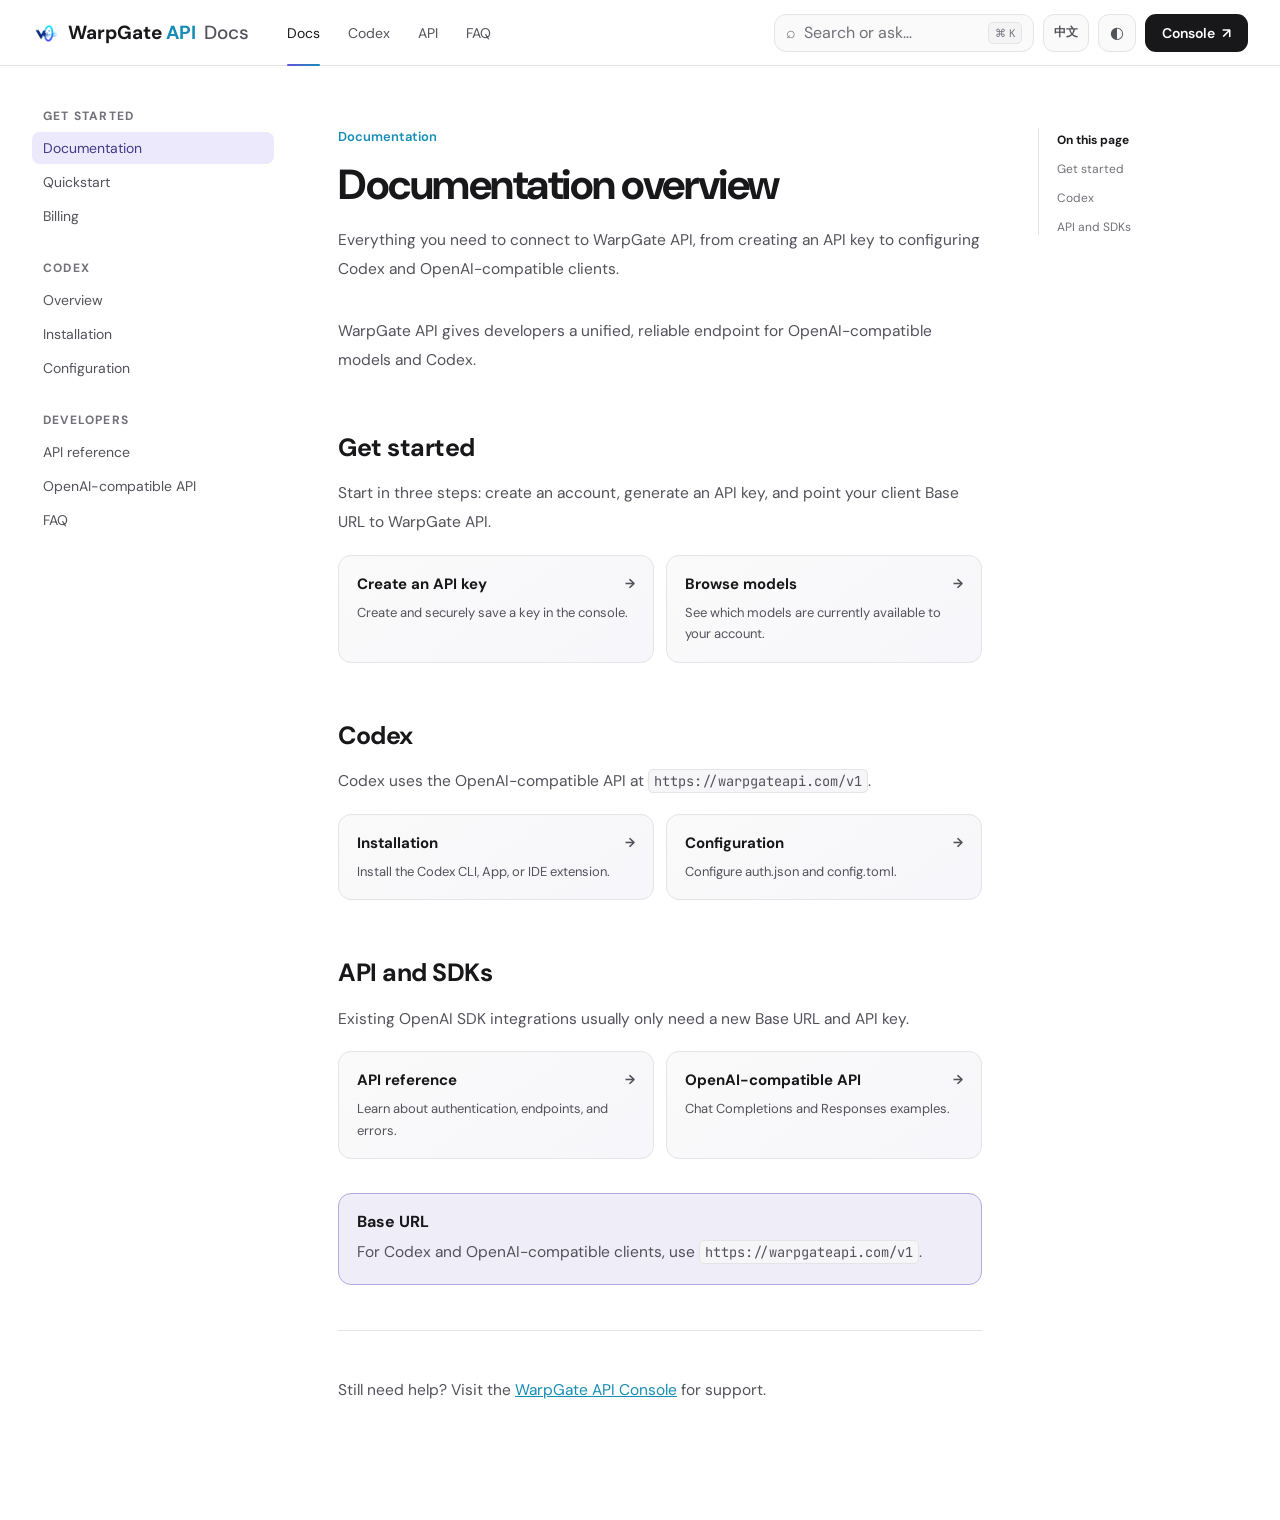
<file: docs-site/index.html>
<!doctype html>
<html lang="zh-CN">
  <head>
    <meta charset="UTF-8" />
    <meta name="viewport" content="width=device-width, initial-scale=1.0" />
    <meta name="description" content="WarpGate API 文档 — 快速接入 Codex 与 OpenAI 兼容客户端。" />
    <meta name="theme-color" content="#09090b" />
    <title>WarpGate API Docs</title>
    <link rel="preconnect" href="https://fonts.googleapis.com" />
    <link rel="preconnect" href="https://fonts.gstatic.com" crossorigin />
    <link href="https://fonts.googleapis.com/css2?family=DM+Sans:wght@400;500;600;700&family=JetBrains+Mono:wght@400;500&display=swap" rel="stylesheet" />
    <link rel="stylesheet" href="./styles.css" />
  </head>
  <body>
    <header class="topbar">
      <a class="brand" id="brand-link" href="#/docs" aria-label="WarpGate API Docs 首页">
        <img class="brand-logo" src="./logo_warpgate.png" alt="" aria-hidden="true" />
        <span>WarpGate <b>API</b></span><em>Docs</em>
      </a>
      <nav class="topnav" aria-label="主导航">
        <a href="#/docs" data-nav="docs">文档</a>
        <a href="#/docs/codex" data-nav="codex">Codex</a>
        <a href="#/docs/api" data-nav="api">API</a>
        <a href="#/docs/faq" data-nav="faq">常见问题</a>
      </nav>
      <div class="top-actions">
        <button class="search-trigger" id="search-trigger" aria-label="搜索文档"><span>⌕</span> 搜索或提问… <kbd>⌘ K</kbd></button>
        <button class="language-button" id="language-toggle" aria-label="Switch to English">EN</button>
        <button class="icon-button" id="theme-toggle" aria-label="切换主题">◐</button>
        <a class="console-button" href="https://warpgateapi.com/dashboard" target="_blank" rel="noreferrer">控制台 <span>↗</span></a>
        <button class="menu-button" id="menu-button" aria-label="打开菜单">☰</button>
      </div>
    </header>

    <div class="page-shell">
      <aside class="sidebar" id="sidebar">
        <nav id="sidebar-nav" aria-label="文档导航"></nav>
      </aside>
      <main class="content"><article id="article"></article></main>
      <aside class="toc"><div><strong id="toc-title">本页目录</strong><nav id="toc-nav"></nav></div></aside>
    </div>

    <div class="search-modal" id="search-modal" aria-hidden="true">
      <div class="search-backdrop"></div>
      <section class="search-panel" id="search-panel" role="dialog" aria-modal="true" aria-label="搜索文档">
        <div class="search-input-wrap"><span>⌕</span><input id="search-input" placeholder="搜索文档…" autocomplete="off" /><kbd>ESC</kbd></div>
        <div class="search-results" id="search-results"></div>
        <footer><span id="search-select">↑↓ 选择</span><span id="search-open">↵ 打开</span></footer>
      </section>
    </div>
    <script src="./app.js"></script>
  </body>
</html>
</file>
<file: docs-site/styles.css>
:root{--bg:#0b0b0d;--panel:#111114;--panel-2:#17171b;--text:#f4f4f5;--muted:#a1a1aa;--faint:#71717a;--line:#27272a;--brand:#7c6cff;--brand-2:#39c6f0;--code:#15151a;--shadow:0 24px 80px #0008;color-scheme:dark}
:root.light{--bg:#fff;--panel:#fafafa;--panel-2:#f4f4f5;--text:#18181b;--muted:#52525b;--faint:#71717a;--line:#e4e4e7;--brand:#6555db;--brand-2:#158db5;--code:#f6f6f8;--shadow:0 24px 80px #18181b20;color-scheme:light}
*{box-sizing:border-box}html{scroll-behavior:smooth}body{margin:0;background:var(--bg);color:var(--text);font-family:"DM Sans","PingFang SC",sans-serif;-webkit-font-smoothing:antialiased}.topbar{height:66px;position:fixed;inset:0 0 auto;z-index:40;display:flex;align-items:center;gap:38px;padding:0 32px;background:color-mix(in srgb,var(--bg) 88%,transparent);border-bottom:1px solid var(--line);backdrop-filter:blur(16px)}.brand{display:flex;align-items:center;gap:8px;color:var(--text);text-decoration:none;font-size:19px;font-weight:700;white-space:nowrap}.brand b{color:var(--brand-2)}.brand em{font-style:normal;font-weight:500;color:var(--muted)}.brand-mark{width:25px;height:25px;border-radius:8px;background:linear-gradient(135deg,var(--brand),var(--brand-2));display:grid;place-items:center;transform:rotate(-8deg);box-shadow:0 0 28px color-mix(in srgb,var(--brand) 40%,transparent)}.brand-mark span{width:8px;height:14px;border-radius:5px;background:var(--bg);transform:rotate(35deg)}.topnav{display:flex;align-items:center;gap:28px;height:100%}.topnav a{color:var(--muted);text-decoration:none;font-size:14px;height:100%;display:flex;align-items:center;position:relative}.topnav a:hover,.topnav a.active{color:var(--text)}.topnav a.active:after{content:"";position:absolute;bottom:-1px;left:0;right:0;height:2px;background:linear-gradient(90deg,var(--brand),var(--brand-2));border-radius:2px}.top-actions{margin-left:auto;display:flex;gap:9px;align-items:center}.search-trigger{width:260px;height:38px;padding:0 11px;border:1px solid var(--line);border-radius:12px;background:var(--panel);color:var(--faint);display:flex;align-items:center;gap:8px;text-align:left}.search-trigger kbd{margin-left:auto}.search-trigger:hover{border-color:var(--faint)}kbd{font:11px "DM Sans";border:1px solid var(--line);background:var(--panel-2);border-radius:5px;padding:3px 6px;color:var(--faint)}button{font:inherit;cursor:pointer}.icon-button,.menu-button{height:38px;width:38px;border:1px solid var(--line);border-radius:11px;background:var(--panel);color:var(--muted)}.console-button{height:38px;padding:0 17px;border-radius:11px;background:var(--text);color:var(--bg);display:flex;align-items:center;gap:7px;text-decoration:none;font-size:14px;font-weight:600}.menu-button{display:none}.page-shell{display:grid;grid-template-columns:250px minmax(0,760px) 210px;justify-content:center;gap:56px;padding:66px 32px 0}.sidebar{position:sticky;top:66px;height:calc(100vh - 66px);padding:42px 8px 24px 0;overflow-y:auto}.sidebar nav>div{margin-bottom:28px}.sidebar h3{font-size:12px;text-transform:uppercase;letter-spacing:.1em;color:var(--faint);margin:0 0 8px;padding:0 11px}.sidebar a{display:flex;align-items:center;gap:9px;padding:7px 11px;border-radius:8px;color:var(--muted);text-decoration:none;font-size:14px;margin:2px 0}.sidebar a:hover{background:var(--panel);color:var(--text)}.sidebar a.active{background:color-mix(in srgb,var(--brand) 13%,transparent);color:color-mix(in srgb,var(--brand) 55%,var(--text))}.sidebar-card{margin:24px 7px 0;padding:13px;border:1px solid var(--line);border-radius:12px;display:flex;align-items:center;gap:9px;color:var(--muted)}.sidebar-card div{display:flex;flex-direction:column;flex:1}.sidebar-card strong{font-size:12px;color:var(--text)}.sidebar-card small{font-size:10px;margin-top:2px}.status-dot{width:8px;height:8px;border-radius:50%;background:#22c55e;box-shadow:0 0 10px #22c55e}.content{min-height:100vh;padding:62px 0 100px}.eyebrow{color:var(--brand-2);font-size:13px;font-weight:600;margin-bottom:16px}.content h1{font-size:42px;line-height:1.12;letter-spacing:-.035em;margin:0 0 18px}.lead{font-size:19px;line-height:1.7;color:var(--muted);margin:0 0 34px}.content h2{scroll-margin-top:90px;font-size:25px;letter-spacing:-.02em;margin:52px 0 14px;padding-top:4px}.content h3{scroll-margin-top:90px;font-size:18px;margin:30px 0 10px}.content p,.content li{font-size:15.5px;line-height:1.85;color:var(--muted)}.content a{color:var(--brand-2)}.content hr{border:0;border-top:1px solid var(--line);margin:45px 0}.article-actions{display:flex;gap:0;margin:0 0 42px}.article-actions button{border:1px solid var(--line);background:var(--panel);color:var(--muted);height:36px;padding:0 13px}.article-actions button:first-child{border-radius:9px 0 0 9px}.article-actions button:last-child{border-radius:0 9px 9px 0;border-left:0}.doc-grid{display:grid;grid-template-columns:repeat(2,1fr);gap:12px;margin:18px 0 34px}.doc-card{border:1px solid var(--line);border-radius:13px;padding:18px;text-decoration:none!important;background:linear-gradient(145deg,var(--panel),color-mix(in srgb,var(--panel) 75%,var(--brand) 3%));transition:.2s}.doc-card:hover{border-color:color-mix(in srgb,var(--brand) 55%,var(--line));transform:translateY(-2px)}.doc-card strong{display:block;color:var(--text);font-size:15px;margin-bottom:7px}.doc-card span{font-size:13px;line-height:1.5;color:var(--muted)}.callout{border:1px solid color-mix(in srgb,var(--brand) 40%,var(--line));border-radius:13px;background:color-mix(in srgb,var(--brand) 8%,var(--panel));padding:17px 18px;margin:22px 0}.callout strong{color:var(--text)}.callout p{margin:6px 0 0}.code-block{position:relative;margin:18px 0 28px;border:1px solid var(--line);border-radius:13px;overflow:hidden;background:var(--code)}.code-title{padding:9px 14px;border-bottom:1px solid var(--line);font-size:12px;color:var(--faint)}pre{margin:0;padding:18px;overflow:auto;font:13px/1.7 "JetBrains Mono",monospace;color:var(--text)}code{font-family:"JetBrains Mono",monospace;font-size:.88em;background:var(--code);border:1px solid var(--line);border-radius:5px;padding:2px 5px}.copy-code{position:absolute;right:10px;top:8px;border:0;background:var(--panel-2);color:var(--muted);border-radius:6px;padding:5px 8px;font-size:11px}.steps{counter-reset:step;list-style:none;padding:0;margin:20px 0}.steps li{position:relative;padding:0 0 26px 44px}.steps li:before{counter-increment:step;content:counter(step);position:absolute;left:0;top:2px;width:25px;height:25px;display:grid;place-items:center;border:1px solid var(--line);border-radius:50%;font-size:12px;color:var(--text);background:var(--panel)}.steps li:not(:last-child):after{content:"";position:absolute;left:12px;top:30px;bottom:2px;width:1px;background:var(--line)}.steps strong{display:block;color:var(--text)}.toc{padding-top:62px}.toc>div{position:sticky;top:106px;border-left:1px solid var(--line);padding-left:18px}.toc strong{font-size:12px;color:var(--text)}.toc a{display:block;text-decoration:none;color:var(--faint);font-size:12px;line-height:1.4;margin:12px 0}.toc a:hover,.toc a.active{color:var(--brand-2)}.search-modal{display:none;position:fixed;inset:0;z-index:80}.search-modal.open{display:block}.search-backdrop{position:absolute;inset:0;background:#0009;backdrop-filter:blur(4px)}.search-panel{position:relative;width:min(620px,calc(100% - 28px));margin:12vh auto 0;background:var(--panel);border:1px solid var(--line);border-radius:16px;box-shadow:var(--shadow);overflow:hidden}.search-input-wrap{display:flex;align-items:center;gap:10px;padding:14px;border-bottom:1px solid var(--line)}.search-input-wrap input{flex:1;border:0;outline:0;background:transparent;color:var(--text);font:16px inherit}.search-results{max-height:380px;overflow:auto;padding:8px}.search-result{display:block;padding:12px;border-radius:9px;text-decoration:none}.search-result:hover,.search-result.selected{background:var(--panel-2)}.search-result strong{display:block;color:var(--text);font-size:14px}.search-result span{display:block;color:var(--faint);font-size:12px;margin-top:3px}.empty{padding:50px;text-align:center;color:var(--faint)}.search-panel footer{display:flex;gap:16px;padding:10px 14px;border-top:1px solid var(--line);font-size:11px;color:var(--faint)}
@media(max-width:1100px){.page-shell{grid-template-columns:220px minmax(0,720px);gap:38px}.toc{display:none}.topnav{display:none}}
@media(max-width:760px){.topbar{height:60px;padding:0 16px}.brand{font-size:17px}.search-trigger,.console-button,.icon-button{display:none}.menu-button{display:block}.page-shell{display:block;padding:60px 20px 0}.sidebar{position:fixed;z-index:35;top:60px;left:0;bottom:0;width:280px;height:auto;padding:24px 18px;background:var(--bg);border-right:1px solid var(--line);transform:translateX(-101%);transition:.25s}.sidebar.open{transform:translateX(0)}.content{padding:42px 0 70px}.content h1{font-size:34px}.lead{font-size:17px}.doc-grid{grid-template-columns:1fr}}
.brand-logo{width:28px;height:28px;object-fit:contain}
.code-block{background:#1e1e1e;border-color:#2d2d30}.code-title{display:flex;align-items:center;gap:8px;background:#181818;border-color:#2d2d30;color:#a9a9a9}.code-language-dot{width:7px;height:7px;border-radius:50%;background:#569cd6;box-shadow:0 0 10px #569cd677}.code-block pre{color:#d4d4d4;tab-size:2}.code-content{display:block;min-width:max-content!important;background:transparent!important;border:0!important;border-radius:0!important;padding:0!important;font-size:inherit!important}.token-keyword{color:#c586c0}.token-string{color:#ce9178}.token-number{color:#b5cea8}.token-comment{color:#6a9955;font-style:italic}.token-function{color:#dcdcaa}.token-property{color:#9cdcfe}.copy-code{top:6px;border:1px solid #3c3c3c;background:#252526;color:#c8c8c8;padding:5px 9px}.copy-code:hover{background:#333337;color:#fff}.code-tabs{margin:18px 0 30px}.code-tab-list{display:flex;gap:3px;border-bottom:1px solid var(--line)}.code-tab{position:relative;border:0;background:transparent;color:var(--faint);padding:10px 16px;font-size:13px}.code-tab:hover,.code-tab.active{color:var(--text)}.code-tab.active:after{content:"";position:absolute;left:10px;right:10px;bottom:-1px;height:2px;border-radius:2px;background:var(--brand-2)}.code-tab-panel{display:none}.code-tab-panel.active{display:block}.code-tabs .code-block{margin-top:12px;margin-bottom:0}
.language-button{height:38px;min-width:44px;padding:0 10px;border:1px solid var(--line);border-radius:11px;background:var(--panel);color:var(--muted);font-size:12px;font-weight:600}.language-button:hover{border-color:var(--faint);color:var(--text)}
</file>
